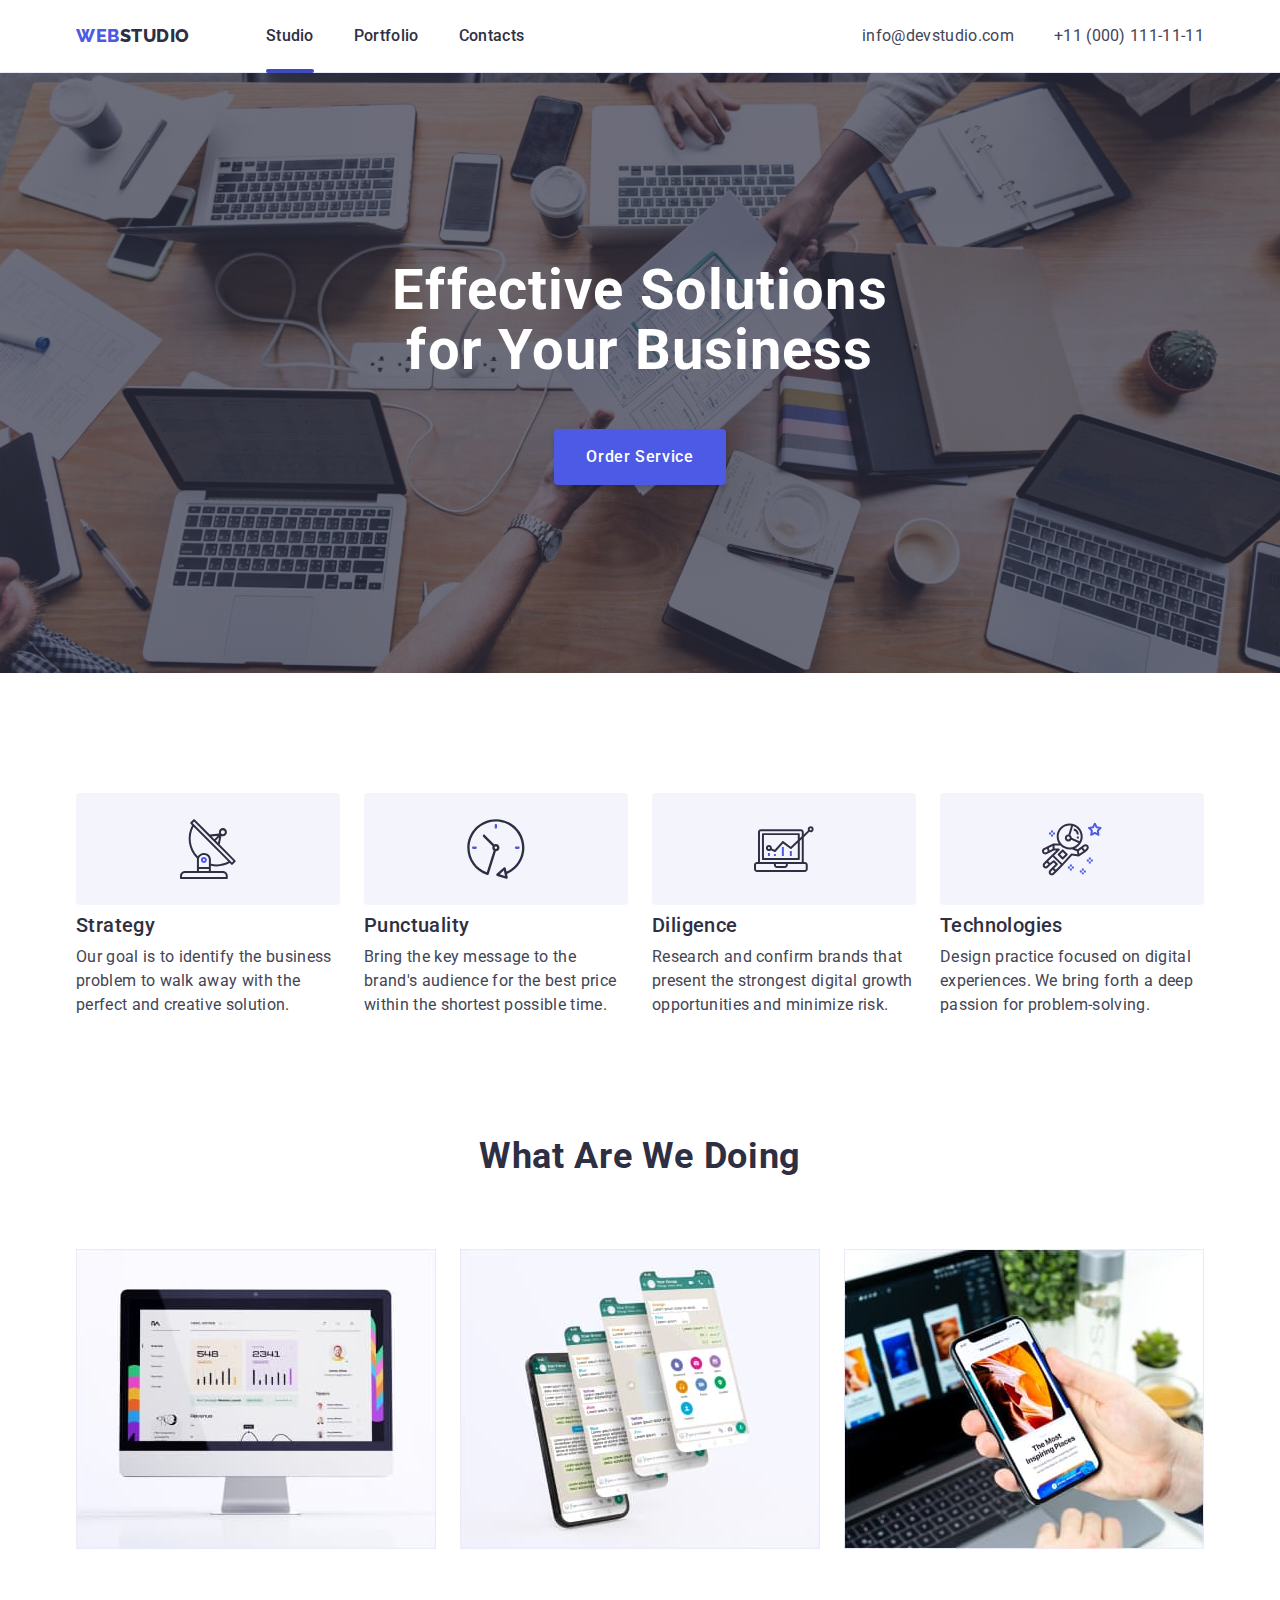
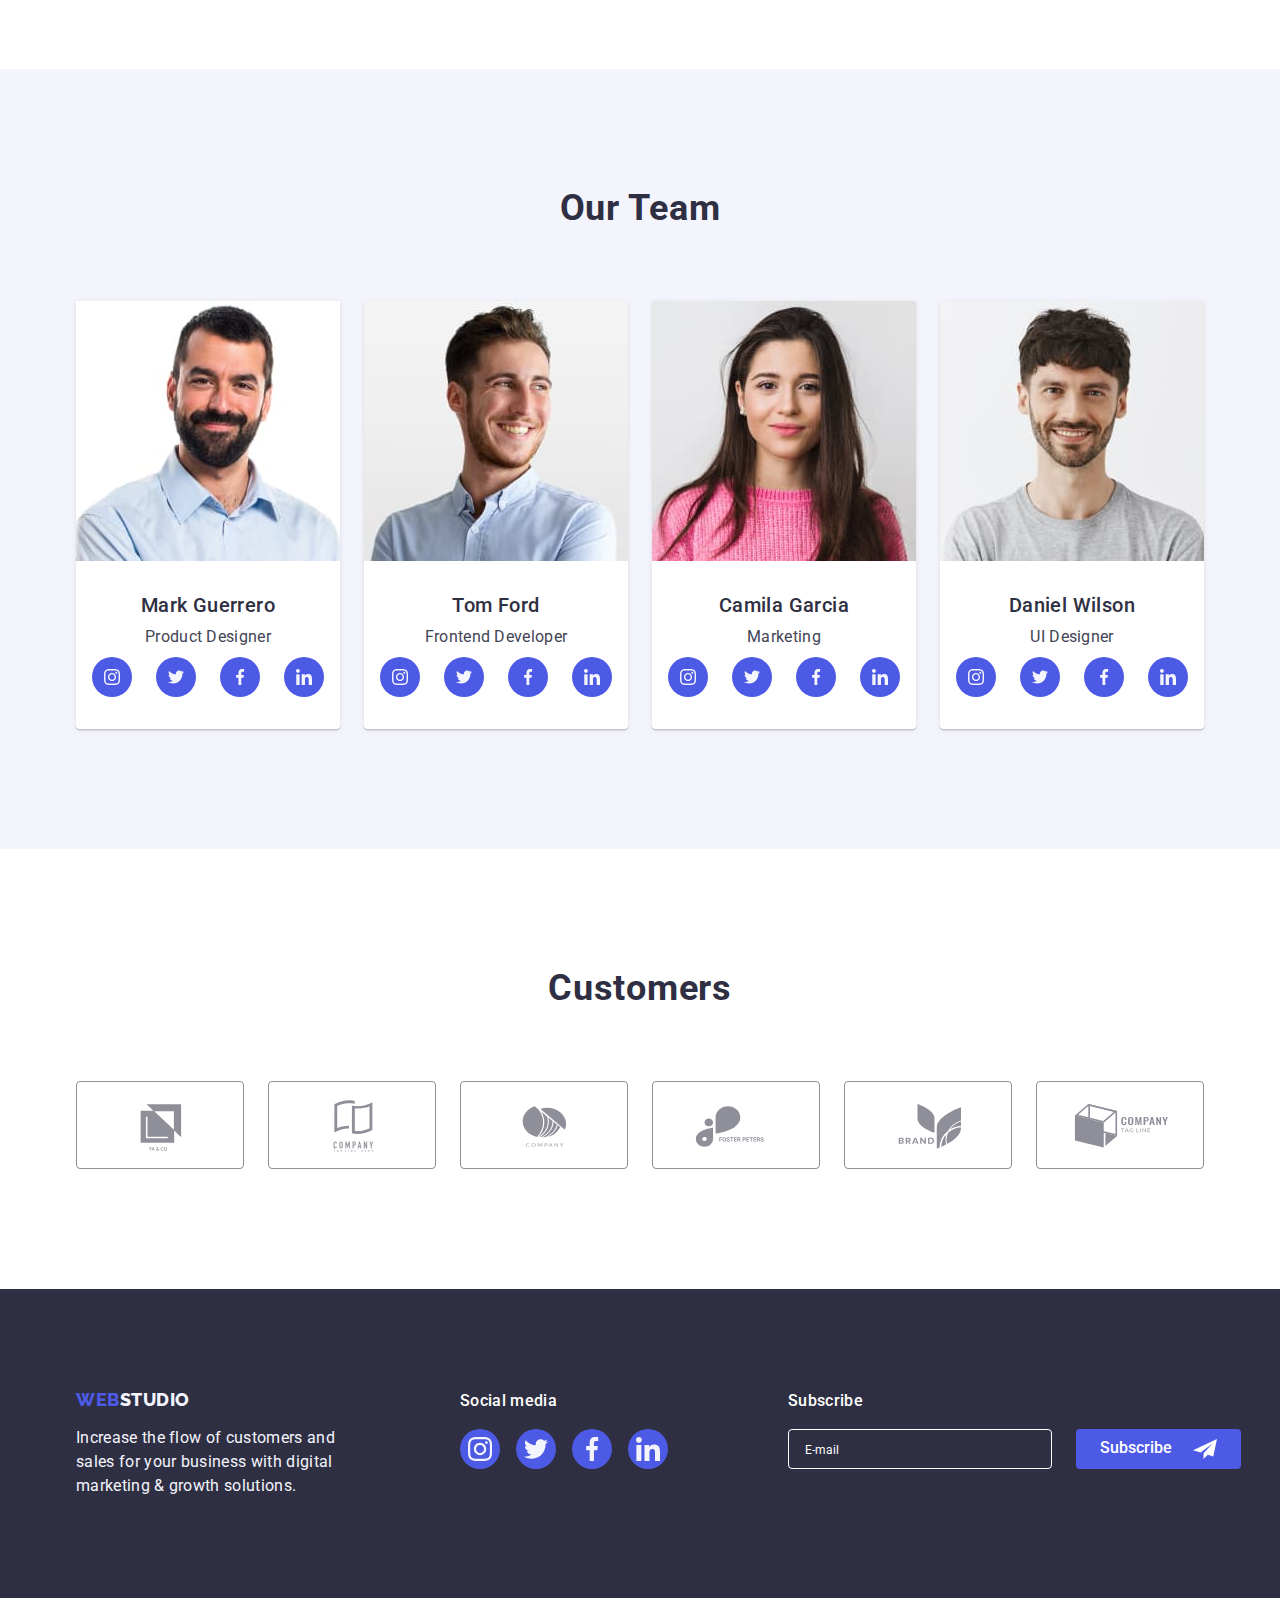
<file: index.html>
<!DOCTYPE html>
<html lang="en">
  <head>
    <meta charset="UTF-8" />
    <meta http-equiv="X-UA-Compatible" content="IE=edge" />
    <meta name="viewport" content="width=device-width, initial-scale=1.0" />
    <title>Studio</title>
    <link rel="preconnect" href="https://fonts.googleapis.com" />
    <link rel="preconnect" href="https://fonts.gstatic.com" crossorigin />
    <link
      href="https://fonts.googleapis.com/css2?family=Raleway:wght@800&family=Roboto:wght@400;500;700;900&display=swap"
      rel="stylesheet"
    />
    <link
      rel="stylesheet"
      href="https://cdnjs.cloudflare.com/ajax/libs/modern-normalize/1.1.0/modern-normalize.min.css"
    />
    <link rel="stylesheet" href="./css/styles.css" />
  </head>
  <body>
    <!-- Header -->
    <header class="main-header">
      <div class="container header">
        <nav class="nav-menu">
          <a class="logo link" href="./index.html"
            >Web<span class="logo-studio-black">Studio</span></a
          >
          <ul class="main-nav list">
            <li class="main-nav item current-page studio">
              <a class="main-nav link current-page studio" href="./index.html"
                >Studio</a
              >
            </li>
            <li class="main-nav item">
              <a class="main-nav link choose-link" href="./portfolio.html"
                >Portfolio</a
              >
            </li>
            <li class="main-nav item">
              <a class="main-nav link choose-link" href="">Contacts</a>
            </li>
          </ul>
        </nav>
        <address class="address">
          <ul class="contact-nav list">
            <li class="contact-nav item">
              <a class="contact-nav link" href="mailto:info@devstudio.com"
                >info@devstudio.com</a
              >
            </li>
            <li class="contact-nav item">
              <a class="contact-nav link" href="tel:+110001111111"
                >+11 (000) 111-11-11</a
              >
            </li>
          </ul>
        </address>
      </div>
    </header>
    <!-- Main -->
    <main>
      <!-- HERO -->
      <!-- hero section -->
      <section class="hero-section">
        <div class="container hero">
          <h1 class="main-title">Effective Solutions for Your Business</h1>
          <button
            class="button-order"
            type="button"
            value="Order Service"
            data-modal-open
          >
            Order Service
          </button>
        </div>
      </section>
      <!-- Advantages -->
      <!-- first section -->
      <section class="second-section">
        <div class="container advantages">
          <h2 class="hidden-text">Advantages</h2>
          <ul class="advantages list">
            <li class="advantages item">
              <div class="icon-container">
                <svg width="64" height="64">
                  <use href="./images/icon.svg#icon-antenna"></use>
                </svg>
              </div>
              <h3 class="second-subtitle">Strategy</h3>
              <p class="description">
                Our goal is to identify the business problem to walk away with
                the perfect and creative solution.
              </p>
            </li>
            <li class="advantages item">
              <div class="icon-container">
                <svg width="64" height="64">
                  <use href="./images/icon.svg#icon-clock"></use>
                </svg>
              </div>
              <h3 class="second-subtitle">Punctuality</h3>
              <p class="description">
                Bring the key message to the brand's audience for the best price
                within the shortest possible time.
              </p>
            </li>
            <li class="advantages item">
              <div class="icon-container">
                <svg width="64" height="64">
                  <use href="./images/icon.svg#icon-diagram"></use>
                </svg>
              </div>
              <h3 class="second-subtitle">Diligence</h3>
              <p class="description">
                Research and confirm brands that present the strongest digital
                growth opportunities and minimize risk.
              </p>
            </li>
            <li class="advantages item">
              <div class="icon-container">
                <svg width="64" height="64">
                  <use href="./images/icon.svg#icon-astronaut"></use>
                </svg>
              </div>
              <h3 class="second-subtitle">Technologies</h3>
              <p class="description">
                Design practice focused on digital experiences. We bring forth a
                deep passion for problem-solving.
              </p>
            </li>
          </ul>
        </div>
      </section>
      <!-- What are we doing -->
      <!-- second section -->
      <section class="third-section">
        <div class="container work">
          <h2 class="subtitle">What are we doing</h2>
          <ul class="work list">
            <li class="work item">
              <img
                class="work-photo img"
                src="./images/comp.jpg"
                alt="computer version of program"
                width="360"
                height="300"
              />
            </li>
            <li class="work item">
              <img
                class="work-photo img"
                src="./images/phone.jpg"
                alt="smartphone version of program"
                width="360"
                height="300"
              />
            </li>
            <li class="work item">
              <img
                class="work-photo img"
                src="./images/user.jpg"
                alt="using programs"
                width="360"
                height="300"
              />
            </li>
          </ul>
        </div>
      </section>
      <!-- Our Team -->
      <!-- third section -->
      <section class="fourth-section">
        <div class="container team">
          <h2 class="subtitle">Our team</h2>
          <ul class="team list">
            <li class="team item">
              <img
                class="team-photo img"
                src="./images/mark.jpg"
                alt="Mark Guerrero"
                width="264"
                height="260"
              />
              <div class="employee">
                <h3 class="second-subtitle team">Mark Guerrero</h3>
                <p class="description team">Product Designer</p>
                <ul class="social-links list">
                  <li class="social-item">
                    <a href="" class="social link">
                      <svg class="social icon" width="16" height="16">
                        <use href="./images/icon.svg#icon-instagram"></use>
                      </svg>
                    </a>
                  </li>
                  <li class="social-item">
                    <a href="" class="social link">
                      <svg class="social icon" width="16" height="16">
                        <use href="./images/icon.svg#icon-twitter"></use>
                      </svg>
                    </a>
                  </li>
                  <li class="social-item">
                    <a href="" class="social link">
                      <svg class="social icon" width="16" height="16">
                        <use href="./images/icon.svg#icon-facebook"></use>
                      </svg>
                    </a>
                  </li>
                  <li class="social-item">
                    <a href="" class="social link">
                      <svg class="social icon" width="16" height="16">
                        <use href="./images/icon.svg#icon-linkedin"></use>
                      </svg>
                    </a>
                  </li>
                </ul>
              </div>
            </li>
            <li class="team item">
              <img
                class="team-photo img"
                src="./images/tom.jpg"
                alt="Tom Ford"
                width="264"
                height="260"
              />
              <div class="employee">
                <h3 class="second-subtitle team">Tom Ford</h3>
                <p class="description team">Frontend Developer</p>
                <ul class="social-links list">
                  <li class="social-item">
                    <a href="" class="social link">
                      <svg class="social icon" width="16" height="16">
                        <use href="./images/icon.svg#icon-instagram"></use>
                      </svg>
                    </a>
                  </li>
                  <li class="social-item">
                    <a href="" class="social link">
                      <svg class="social icon" width="16" height="16">
                        <use href="./images/icon.svg#icon-twitter"></use>
                      </svg>
                    </a>
                  </li>
                  <li class="social-item">
                    <a href="" class="social link">
                      <svg class="social icon" width="16" height="16">
                        <use href="./images/icon.svg#icon-facebook"></use>
                      </svg>
                    </a>
                  </li>
                  <li class="social-item">
                    <a href="" class="social link">
                      <svg class="social icon" width="16" height="16">
                        <use href="./images/icon.svg#icon-linkedin"></use>
                      </svg>
                    </a>
                  </li>
                </ul>
              </div>
            </li>
            <li class="team item">
              <img
                class="team-photo img"
                src="./images/camila.jpg"
                alt="Camila Garcia"
                width="264"
                height="260"
              />
              <div class="employee">
                <h3 class="second-subtitle team">Camila Garcia</h3>
                <p class="description team">Marketing</p>
                <ul class="social-links list">
                  <li class="social-item">
                    <a href="" class="social link">
                      <svg class="social icon" width="16" height="16">
                        <use href="./images/icon.svg#icon-instagram"></use>
                      </svg>
                    </a>
                  </li>
                  <li class="social-item">
                    <a href="" class="social link">
                      <svg class="social icon" width="16" height="16">
                        <use href="./images/icon.svg#icon-twitter"></use>
                      </svg>
                    </a>
                  </li>
                  <li class="social-item">
                    <a href="" class="social link">
                      <svg class="social icon" width="16" height="16">
                        <use href="./images/icon.svg#icon-facebook"></use>
                      </svg>
                    </a>
                  </li>
                  <li class="social-item">
                    <a href="" class="social link">
                      <svg class="social icon" width="16" height="16">
                        <use href="./images/icon.svg#icon-linkedin"></use>
                      </svg>
                    </a>
                  </li>
                </ul>
              </div>
            </li>
            <li class="team item">
              <img
                class="team-photo img"
                src="./images/daniel.jpg"
                alt="Daniel Wilson"
                width="264"
                height="260"
              />
              <div class="employee">
                <h3 class="second-subtitle team">Daniel Wilson</h3>
                <p class="description team">UI Designer</p>
                <ul class="social-links list">
                  <li class="social-item">
                    <a href="" class="social link">
                      <svg class="social icon" width="16" height="16">
                        <use href="./images/icon.svg#icon-instagram"></use>
                      </svg>
                    </a>
                  </li>
                  <li class="social-item">
                    <a href="" class="social link">
                      <svg class="social icon" width="16" height="16">
                        <use href="./images/icon.svg#icon-twitter"></use>
                      </svg>
                    </a>
                  </li>
                  <li class="social-item">
                    <a href="" class="social link">
                      <svg class="social icon" width="16" height="16">
                        <use href="./images/icon.svg#icon-facebook"></use>
                      </svg>
                    </a>
                  </li>
                  <li class="social-item">
                    <a href="" class="social link">
                      <svg class="social icon" width="16" height="16">
                        <use href="./images/icon.svg#icon-linkedin"></use>
                      </svg>
                    </a>
                  </li>
                </ul>
              </div>
            </li>
          </ul>
        </div>
      </section>
      <!-- Customers -->
      <!-- fourth section -->
      <section class="customer-section">
        <div class="customer container">
          <h2 class="customer subtitle">Customers</h2>
          <ul class="customer list">
            <li class="customer-item">
              <a href="" class="customer link">
                <svg class="customer icon" width="104" height="56">
                  <use
                    class="logo-icon"
                    href="./images/icon.svg#icon-logo-one"
                  ></use>
                </svg>
              </a>
            </li>
            <li class="customer-item">
              <a href="" class="customer link">
                <svg class="customer icon" width="104" height="56">
                  <use href="./images/icon.svg#icon-logo-two"></use>
                </svg>
              </a>
            </li>
            <li class="customer-item">
              <a href="" class="customer link">
                <svg class="customer icon" width="104" height="56">
                  <use href="./images/icon.svg#icon-logo-three"></use>
                </svg>
              </a>
            </li>
            <li class="customer-item">
              <a href="" class="customer link">
                <svg class="customer icon" width="104" height="56">
                  <use href="./images/icon.svg#icon-logo-four"></use>
                </svg>
              </a>
            </li>
            <li class="customer-item">
              <a href="" class="customer link">
                <svg class="customer icon" width="104" height="56">
                  <use href="./images/icon.svg#icon-logo-five"></use>
                </svg>
              </a>
            </li>
            <li class="customer-item">
              <a href="" class="customer link">
                <svg class="customer icon" width="104" height="56">
                  <use href="./images/icon.svg#icon-logo-six"></use>
                </svg>
              </a>
            </li>
          </ul>
        </div>
      </section>
    </main>
    <!-- Footer -->
    <footer class="footer-section">
      <div class="container footer">
        <div class="footer-logo-text">
          <a class="logo link footer" href="./index.html"
            >Web<span class="logo-studio-white">Studio</span></a
          >
          <p class="footer-text">
            Increase the flow of customers and sales for your business with
            digital marketing & growth solutions.
          </p>
        </div>
        <div class="footer-social-links">
          <p class="footer-social-text">Social media</p>
          <ul class="footer-social list">
            <li class="footer-social-item">
              <a href="" class="footer-social link">
                <svg class="footer-social icon" width="24" height="24">
                  <use href="./images/icon.svg#icon-instagram"></use>
                </svg>
              </a>
            </li>
            <li class="footer-social-item">
              <a href="" class="footer-social link">
                <svg class="footer-social icon" width="24" height="24">
                  <use href="./images/icon.svg#icon-twitter"></use>
                </svg>
              </a>
            </li>
            <li class="footer-social-item">
              <a href="" class="footer-social link">
                <svg class="footer-social icon" width="24" height="24">
                  <use href="./images/icon.svg#icon-facebook"></use>
                </svg>
              </a>
            </li>
            <li class="footer-social-item">
              <a href="" class="footer-social link">
                <svg class="footer-social icon" width="24" height="24">
                  <use href="./images/icon.svg#icon-linkedin"></use>
                </svg>
              </a>
            </li>
          </ul>
        </div>
        <div class="subscribe">
          <form>
            <p class="footer-social-text">Subscribe</p>
            <div class="subscribe-container">
              <label class="subscribe-text">
                <input
                  class="input"
                  type="email"
                  name="email"
                  placeholder="E-mail"
              /></label>
              <button class="subscribe-btn footer-social-text" type="submit">
                Subscribe
                <svg class="icon-subscribe" width="24" height="24">
                  <use href="./images/icon.svg#icon-subscribe"></use>
                </svg>
              </button>
            </div>
          </form>
        </div>
      </div>
    </footer>
    <div class="backdrop is-hidden" data-modal>
      <div class="modal">
        <button class="close-icon-button" type="button" data-modal-close>
          <svg width="8" height="8">
            <use href="./images/icon.svg#icon-close-black"></use>
          </svg>
        </button>
        <strong class="modal-title"
          >Leave your contacts and we will call you back</strong
        >
        <form class="modal-form">
          <!-- Name -->
          <label class="form-label"
            >Name
            <span class="input-container">
              <input class="form-input" type="text" />
              <svg class="modal-icon" width="18" height="18">
                <use href="./images/icon.svg#icon-person"></use></svg></span
          ></label>
          <!-- Phone -->
          <label class="form-label"
            >Phone
            <span class="input-container">
              <input class="form-input" type="tel" />
              <svg class="modal-icon" width="18" height="24">
                <use href="./images/icon.svg#icon-phone"></use></svg></span
          ></label>
          <!-- Email -->
          <label class="form-label"
            >Email
            <span class="input-container">
              <input class="form-input" type="email" />
              <svg class="modal-icon" width="18" height="24">
                <use href="./images/icon.svg#icon-email"></use></svg></span
          ></label>
          <!-- Comment -->
          <label class="form-label-comment"
            >Comment<textarea
              class="form-textarea-comment"
              name="comment"
              placeholder="Text input"
            ></textarea>
          </label>
          <!-- Checkbox + span -->
          <label class="checkbox-label" for="checkbox"
            ><input class="checkbox-input" type="checkbox" id="checkbox" />
            <span class="checkbox-icon-span"></span>
            I accept the terms and conditions of the&nbsp;
            <a href="">Privacy Policy</a>
          </label>
          <!-- Button -->
          <button class="modal-btn" type="submit">Send</button>
        </form>
      </div>
    </div>
    <script src="./js/modal.js"></script>
  </body>
</html>
</file>
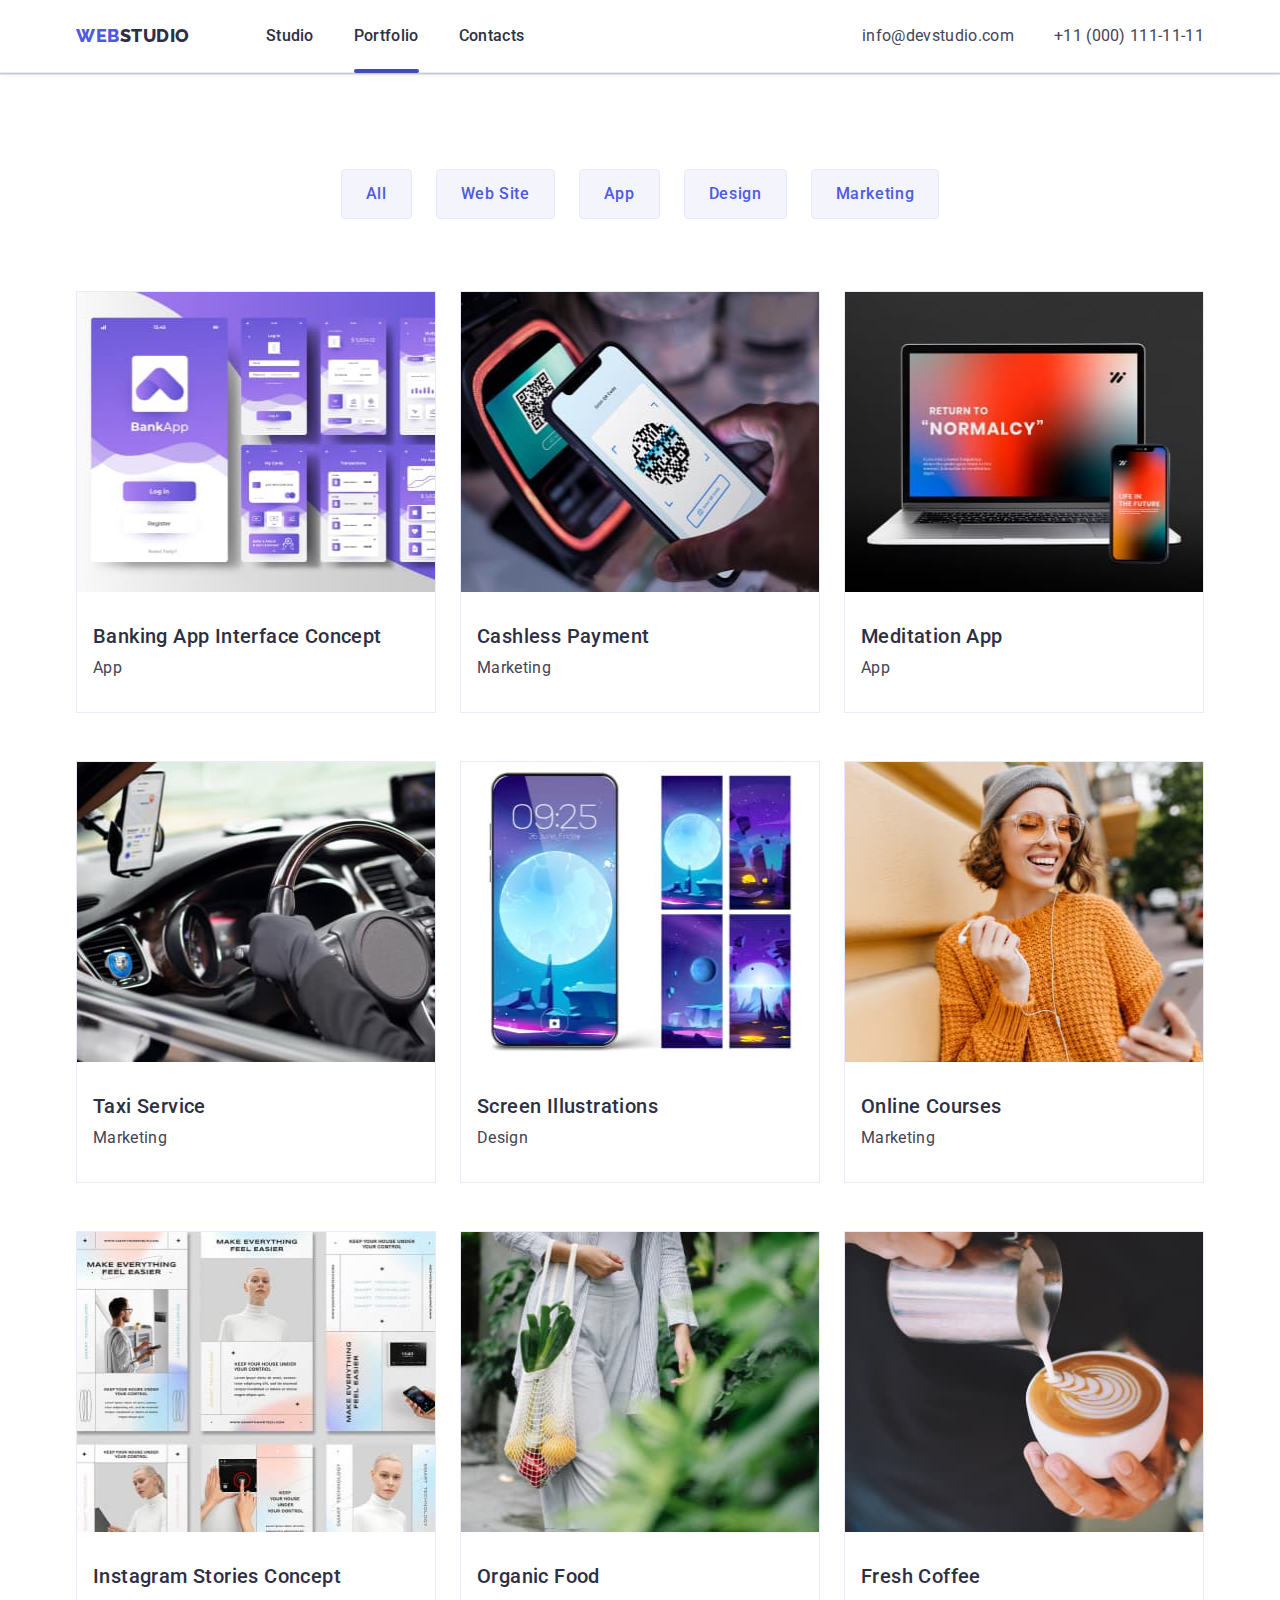
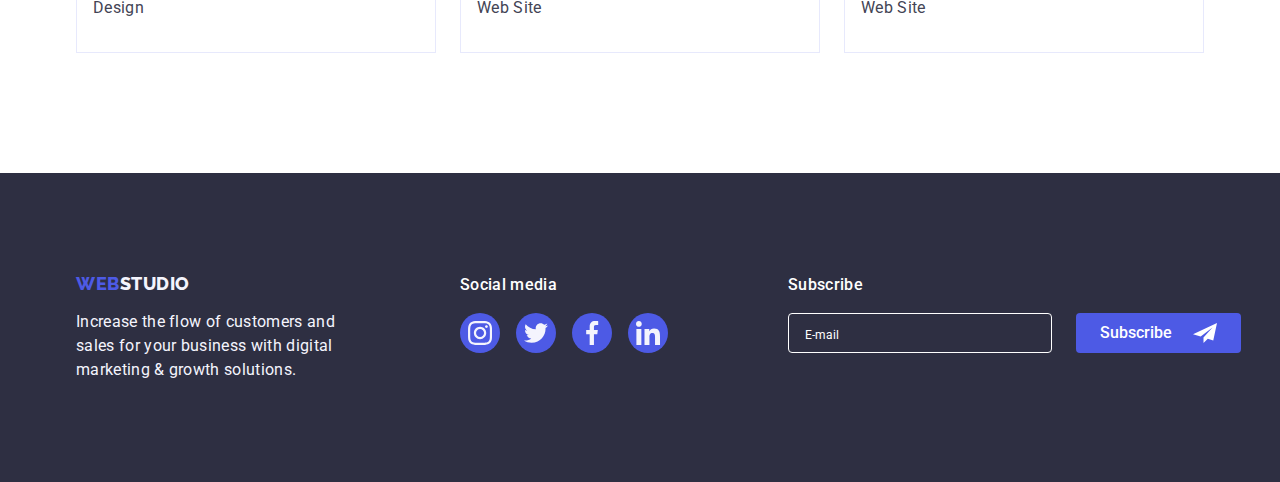
<file: portfolio.html>
<!DOCTYPE html>
<html lang="en">
  <head>
    <meta charset="UTF-8" />
    <meta http-equiv="X-UA-Compatible" content="IE=edge" />
    <meta name="viewport" content="width=device-width, initial-scale=1.0" />
    <title>Portfolio</title>
    <link rel="preconnect" href="https://fonts.googleapis.com" />
    <link rel="preconnect" href="https://fonts.gstatic.com" crossorigin />
    <link
      href="https://fonts.googleapis.com/css2?family=Raleway:wght@800&family=Roboto:wght@400;500;700;900&display=swap"
      rel="stylesheet"
    />
    <link
      rel="stylesheet"
      href="https://cdnjs.cloudflare.com/ajax/libs/modern-normalize/1.1.0/modern-normalize.min.css"
    />
    <link rel="stylesheet" href="./css/styles.css" />
  </head>
  <body>
    <!-- Header -->
    <header class="main-header">
      <div class="container header">
        <nav class="nav-menu">
          <a class="logo link" href="./index.html"
            >Web<span class="logo-studio-black">Studio</span></a
          >
          <ul class="main-nav list">
            <li class="main-nav item">
              <a class="main-nav link choose-link" href="./index.html"
                >Studio</a
              >
            </li>
            <li class="main-nav item current-page portfolio">
              <a
                class="main-nav link current-page portfolio"
                href="./portfolio.html"
                >Portfolio</a
              >
            </li>
            <li class="main-nav item">
              <a class="main-nav link choose-link" href="">Contacts</a>
            </li>
          </ul>
        </nav>
        <address class="address">
          <ul class="contact-nav list">
            <li class="contact-nav item">
              <a class="contact-nav link" href="mailto:info@devstudio.com"
                >info@devstudio.com</a
              >
            </li>
            <li class="contact-nav item">
              <a class="contact-nav link" href="tel:+110001111111"
                >+11 (000) 111-11-11</a
              >
            </li>
          </ul>
        </address>
      </div>
    </header>
    <!-- Main -->
    <main>
      <section class="portfolio-page">
        <div class="portfolio-div container">
          <h1 class="hidden-text">Portfolio of WebStudio</h1>
          <ul class="portfolio-filter list">
            <li class="btn-filter-item">
              <button type="button" class="button-filter">All</button>
            </li>
            <li class="btn-filter-item">
              <button type="button" class="button-filter">Web Site</button>
            </li>
            <li class="btn-filter-item">
              <button type="button" class="button-filter">App</button>
            </li>
            <li class="btn-filter-item">
              <button type="button" class="button-filter">Design</button>
            </li>
            <li class="btn-filter-item">
              <button type="button" class="button-filter">Marketing</button>
            </li>
          </ul>
          <!-- Portfolio section -->
          <ul class="portfolio list">
            <!-- 1 item -->
            <li class="list-item">
              <a class="img link" href="">
                <div class="portfolio-card-img-wrapper">
                  <img
                    class="portfolio-photo img"
                    src="./images/portfolio/img-bank.jpg"
                    alt="Concept interface of banking app"
                    width="360"
                    height="300"
                  />
                  <div class="container-overlay-text-card">
                    <p class="portfolio-overlay-text">
                      14 Stylish and User-Friendly App Design Concepts · Task
                      Manager App · Calorie Tracker App · Exotic Fruit Ecommerce
                      App · Cloud Storage App
                    </p>
                  </div>
                </div>
                <div class="portfolio-container">
                  <h2 class="second-subtitle-img portfolio">
                    Banking App Interface Concept
                  </h2>
                  <p class="description-img portfolio">App</p>
                </div></a
              >
            </li>
            <!-- 2 item -->
            <li class="list-item">
              <a class="img link" href="">
                <div class="portfolio-card-img-wrapper">
                  <img
                    class="portfolio-photo img"
                    src="./images/portfolio/img-pay.jpg"
                    alt="Payment by phone NFC"
                    width="360"
                    height="300"
                  />
                  <div class="container-overlay-text-card">
                    <p class="portfolio-overlay-text">
                      14 Stylish and User-Friendly App Design Concepts · Task
                      Manager App · Calorie Tracker App · Exotic Fruit Ecommerce
                      App · Cloud Storage App
                    </p>
                  </div>
                </div>
                <div class="portfolio-container">
                  <h2 class="second-subtitle-img portfolio">
                    Cashless Payment
                  </h2>
                  <p class="description-img portfolio">Marketing</p>
                </div></a
              >
            </li>
            <!-- 3 item -->
            <li class="list-item">
              <a class="img link" href="">
                <div class="portfolio-card-img-wrapper">
                  <img
                    class="portfolio-photo img"
                    src="./images/portfolio/img-medit.jpg"
                    alt="Laptop and phone with meditation app"
                    width="360"
                    height="300"
                  />
                  <div class="container-overlay-text-card">
                    <p class="portfolio-overlay-text">
                      14 Stylish and User-Friendly App Design Concepts · Task
                      Manager App · Calorie Tracker App · Exotic Fruit Ecommerce
                      App · Cloud Storage App
                    </p>
                  </div>
                </div>
                <div class="portfolio-container">
                  <h2 class="second-subtitle-img portfolio">Meditation App</h2>
                  <p class="description-img portfolio">App</p>
                </div></a
              >
            </li>
            <!-- 4 item -->
            <li class="list-item">
              <a class="img link" href="">
                <div class="portfolio-card-img-wrapper">
                  <img
                    class="portfolio-photo img"
                    src="./images/portfolio/img-taxi.jpg"
                    alt="Driver in car"
                    width="360"
                    height="300"
                  />
                  <div class="container-overlay-text-card">
                    <p class="portfolio-overlay-text">
                      14 Stylish and User-Friendly App Design Concepts · Task
                      Manager App · Calorie Tracker App · Exotic Fruit Ecommerce
                      App · Cloud Storage App
                    </p>
                  </div>
                </div>
                <div class="portfolio-container">
                  <h2 class="second-subtitle-img portfolio">Taxi Service</h2>
                  <p class="description-img portfolio">Marketing</p>
                </div></a
              >
            </li>
            <!-- 5 item -->
            <li class="list-item">
              <a class="img link" href="">
                <div class="portfolio-card-img-wrapper">
                  <img
                    class="portfolio-photo img"
                    src="./images/portfolio/img-scrn-illustr.jpg"
                    alt="Screen illustrations in phone"
                    width="360"
                    height="300"
                  />
                  <div class="container-overlay-text-card">
                    <p class="portfolio-overlay-text">
                      14 Stylish and User-Friendly App Design Concepts · Task
                      Manager App · Calorie Tracker App · Exotic Fruit Ecommerce
                      App · Cloud Storage App
                    </p>
                  </div>
                </div>
                <div class="portfolio-container">
                  <h2 class="second-subtitle-img portfolio">
                    Screen Illustrations
                  </h2>
                  <p class="description-img portfolio">Design</p>
                </div></a
              >
            </li>
            <!-- 6 item -->
            <li class="list-item">
              <a class="img link" href="">
                <div class="portfolio-card-img-wrapper">
                  <img
                    class="portfolio-photo img"
                    src="./images/portfolio/img-courses.jpg"
                    alt="Girl with headphones and phone"
                    width="360"
                    height="300"
                  />
                  <div class="container-overlay-text-card">
                    <p class="portfolio-overlay-text">
                      14 Stylish and User-Friendly App Design Concepts · Task
                      Manager App · Calorie Tracker App · Exotic Fruit Ecommerce
                      App · Cloud Storage App
                    </p>
                  </div>
                </div>
                <div class="portfolio-container">
                  <h2 class="second-subtitle-img portfolio">Online Courses</h2>
                  <p class="description-img portfolio">Marketing</p>
                </div></a
              >
            </li>
            <!-- 7 item -->
            <li class="list-item">
              <a class="img link" href="">
                <div class="portfolio-card-img-wrapper">
                  <img
                    class="portfolio-photo img"
                    src="./images/portfolio/img-inst.jpg"
                    alt="Instagram stories about smart house system"
                    width="360"
                    height="300"
                  />
                  <div class="container-overlay-text-card">
                    <p class="portfolio-overlay-text">
                      14 Stylish and User-Friendly App Design Concepts · Task
                      Manager App · Calorie Tracker App · Exotic Fruit Ecommerce
                      App · Cloud Storage App
                    </p>
                  </div>
                </div>
                <div class="portfolio-container">
                  <h2 class="second-subtitle-img portfolio">
                    Instagram Stories Concept
                  </h2>
                  <p class="description-img portfolio">Design</p>
                </div></a
              >
            </li>
            <!-- 8 item -->
            <li class="list-item">
              <a class="img link" href="">
                <div class="portfolio-card-img-wrapper">
                  <img
                    class="portfolio-photo img"
                    src="./images/portfolio/img-food.jpg"
                    alt="Woman with bag of fruits and vegetables"
                    width="360"
                    height="300"
                  />
                  <div class="container-overlay-text-card">
                    <p class="portfolio-overlay-text">
                      14 Stylish and User-Friendly App Design Concepts · Task
                      Manager App · Calorie Tracker App · Exotic Fruit Ecommerce
                      App · Cloud Storage App
                    </p>
                  </div>
                </div>
                <div class="portfolio-container">
                  <h2 class="second-subtitle-img portfolio">Organic Food</h2>
                  <p class="description-img portfolio">Web Site</p>
                </div></a
              >
            </li>
            <!-- 9 item -->
            <li class="list-item">
              <a class="img link" href="">
                <div class="portfolio-card-img-wrapper">
                  <img
                    class="portfolio-photo img"
                    src="./images/portfolio/img-coffee.jpg"
                    alt="The bartender pours coffee into a cup"
                    width="360"
                    height="300"
                  />
                  <div class="container-overlay-text-card">
                    <p class="portfolio-overlay-text">
                      14 Stylish and User-Friendly App Design Concepts · Task
                      Manager App · Calorie Tracker App · Exotic Fruit Ecommerce
                      App · Cloud Storage App
                    </p>
                  </div>
                </div>
                <div class="portfolio-container">
                  <h2 class="second-subtitle-img portfolio">Fresh Coffee</h2>
                  <p class="description-img portfolio">Web Site</p>
                </div></a
              >
            </li>
          </ul>
        </div>
      </section>
    </main>
    <!-- Footer -->
    <footer class="footer-section">
      <div class="container footer">
        <div class="footer-logo-text">
          <a class="logo link footer" href="./index.html"
            >Web<span class="logo-studio-white">Studio</span></a
          >
          <p class="footer-text">
            Increase the flow of customers and sales for your business with
            digital marketing & growth solutions.
          </p>
        </div>
        <div class="footer-social-links">
          <p class="footer-social-text">Social media</p>
          <ul class="footer-social list">
            <li class="footer-social-item">
              <a href="" class="footer-social link">
                <svg class="footer-social icon" width="24" height="24">
                  <use href="./images/icon.svg#icon-instagram"></use>
                </svg>
              </a>
            </li>
            <li class="footer-social-item">
              <a href="" class="footer-social link">
                <svg class="footer-social icon" width="24" height="24">
                  <use href="./images/icon.svg#icon-twitter"></use>
                </svg>
              </a>
            </li>
            <li class="footer-social-item">
              <a href="" class="footer-social link">
                <svg class="footer-social icon" width="24" height="24">
                  <use href="./images/icon.svg#icon-facebook"></use>
                </svg>
              </a>
            </li>
            <li class="footer-social-item">
              <a href="" class="footer-social link">
                <svg class="footer-social icon" width="24" height="24">
                  <use href="./images/icon.svg#icon-linkedin"></use>
                </svg>
              </a>
            </li>
          </ul>
        </div>
        <div class="subscribe">
          <form>
            <p class="footer-social-text">Subscribe</p>
            <div class="subscribe-container">
              <label class="subscribe-text">
                <input
                  class="input"
                  type="email"
                  name="email"
                  placeholder="E-mail"
              /></label>
              <button class="subscribe-btn footer-social-text" type="submit">
                Subscribe
                <svg class="icon-subscribe" width="24" height="24">
                  <use href="./images/icon.svg#icon-subscribe"></use>
                </svg>
              </button>
            </div>
          </form>
        </div>
      </div>
    </footer>
  </body>
</html>
</file>
<file: css/styles.css>
:root {
  --primary-brand: #4d5ae5;
  --pressed-state: #404bbf;
  --dark: #2e2f42;
  --success: #31d0aa;
  --text: #434455;
  --white-text: #ffffff;
  --subtle-text: #8e8f99;
  --accent: #e7e9fc;
  --light: #f4f4fd;
  --modal-overlay: rgba(46, 47, 66, 0.4);
  --hero-background: rgba(46, 47, 66, 0.7);
  --white-background: #ffffff;
  --modal-background: #fcfcfc;
  --customers-icon: #8e8f99;
}

body {
  font-family: 'Roboto', sans-serif;
  font-size: 16px;
  line-height: 1.5;
  letter-spacing: 0.02em;
  color: var(--text);
  background-color: var(--white-background);
}

.container {
  width: 1158px;
  padding-left: 15px;
  padding-right: 15px;
  margin: 0 auto;
}

h1,
h2,
h3,
h4,
p,
ul {
  margin: 0;
}

.img {
  display: block;
  width: 100%;
}

/* Header */

.main-header {
  border-bottom: 1px solid var(--accent);
  box-shadow: 0px 2px 1px rgba(46, 47, 66, 0.08),
    0px 1px 1px rgba(46, 47, 66, 0.16), 0px 1px 6px rgba(46, 47, 66, 0.08);
}

.container.header {
  display: flex;
  align-items: center;
  height: 72px;
}

.main-nav.item.current-page {
  position: relative;
}

.main-nav.link.choose-link {
  position: relative;
}

.main-nav.link.current-page::after {
  display: inline-block;
  position: absolute;
  content: '';
  height: 4px;
  width: 100%;
  left: 0px;
  bottom: -1px;
  background-color: var(--pressed-state);
  border-radius: 2px;
}

.main-nav.link.choose-link::after {
  display: inline-block;
  position: absolute;
  content: '';
  height: 4px;
  width: 100%;
  left: 0px;
  bottom: -1px;
  background-color: var(--pressed-state);
  border-radius: 2px;
  transform: scaleX(0);
  transition-property: transform;
  transition-duration: 250ms;
  transition-timing-function: cubic-bezier(0.4, 0, 0.2, 1);
}

.main-nav.link.choose-link:hover::after,
.main-nav.link.choose-link:focus::after {
  transform: scaleX(1);
}

/* logo */

.link {
  font-family: 'Raleway', sans-serif;
  font-weight: 800;
  text-transform: uppercase;
  text-decoration: none;
  color: var(--primary-brand);
  font-size: 18px;
  line-height: 1.17;
  letter-spacing: 0.03em;
}

.logo-studio-black {
  color: var(--dark);
}

.logo.link {
  margin-right: 76px;
}

/* links for main-nav-link (studio, portfolio, contacts) */

.nav-menu {
  display: flex;
  align-items: center;
}

.main-nav {
  color: var(--dark);
  text-decoration: none;
  text-transform: capitalize;
  font-family: 'Roboto';
  font-style: normal;
  font-weight: 500;
  font-size: 16px;
  line-height: 1.5;
  letter-spacing: 0.02em;
}

.main-nav.link {
  display: block;
  padding-top: 24px;
  padding-bottom: 24px;
  transition-property: color;
  transition-duration: 250ms;
  transition-timing-function: cubic-bezier(0.4, 0, 0.2, 1);
}

.main-nav.link:active,
.main-nav.link:hover,
.main-nav.link:focus {
  color: var(--pressed-state);
}

.list {
  display: flex;
  list-style: none;
  margin: 0;
  padding: 0;
}

.main-nav.list {
  gap: 40px;
}

.contact-nav.list {
  display: flex;
  gap: 40px;
}

/* links for tel, email */
.address {
  font-style: normal;
  margin-left: auto;
}

.contact-nav {
  text-decoration: none;
  color: inherit;
  text-transform: lowercase;
  font-family: 'Roboto';
  font-style: normal;
  font-weight: 400;
  font-size: 16px;
  line-height: 1.5;
  letter-spacing: 0.02em;
  transition-property: color;
  transition-duration: 250ms;
  transition-timing-function: cubic-bezier(0.4, 0, 0.2, 1);
}

.contact-nav.link:hover,
.contact-nav.link:focus {
  color: var(--pressed-state);
}

/* Main */
.hero-section {
  background-color: var(--dark);
  background-image: linear-gradient(
      var(--hero-background),
      var(--hero-background)
    ),
    url(../images/hero.jpg);
  background-size: cover;
  background-position: center;
  background-repeat: no-repeat;
  max-width: 1440px;
  height: 600px;
  margin-left: auto;
  margin-right: auto;
  padding-top: 188px;
  padding-bottom: 188px;
  text-align: center;
}

.main-title {
  margin: 0 auto 48px;
  color: var(--white-text);
  font-size: 56px;
  line-height: 1.07;
  letter-spacing: 0.02em;
  text-align: center;
  max-width: 496px;
}

/* Advantages */

.advantages-logo.list {
  gap: 24px;
}

.hidden-text {
  visibility: hidden;
  display: none;
}

.second-section {
  padding: 120px 0;
}

.subtitle {
  color: var(--dark);
  margin-top: 0;
  margin-bottom: 72px;
  font-size: 36px;
  line-height: 1.11;
  letter-spacing: 0.02em;
  text-align: center;
  text-transform: capitalize;
}

.advantages.item {
  flex-basis: calc((100% - 72px) / 4);
}

.icon-container {
  display: flex;
  padding: 24px 102.14px;
  align-items: center;
  justify-content: center;
  height: 112px;
  width: 264px;
  background-color: var(--light);
  border-radius: 4px;
  margin-bottom: 8px;
}

/* What are we doing */

.third-section {
  padding-bottom: 120px;
}

.advantages.list,
.work.list,
.team.list {
  gap: 24px;
}

/* Team */

.fourth-section {
  background-color: var(--light);
  padding: 120px 0;
}

.description.team {
  text-align: center;
  margin-bottom: 8px;
}

.second-subtitle {
  margin-bottom: 8px;
  color: var(--dark);
  margin-top: 0;
  font-weight: 500;
  font-size: 20px;
  letter-spacing: 0.02em;
  line-height: 1.2;
}

.second-subtitle.team {
  text-align: center;
}

.description {
  font-size: 16px;
  margin-top: 0;
  margin-bottom: 0;
}

.second-subtitle-img {
  color: var(--dark);
  font-weight: 500;
  font-style: normal;
  font-size: 20px;
  letter-spacing: 0.02em;
  line-height: 1.2;
  text-transform: capitalize;
}

.description-img {
  color: var(--text);
  text-transform: capitalize;
  font-family: 'Roboto';
  font-style: normal;
  font-weight: 400;
  font-size: 16px;
  line-height: 1.5;
  letter-spacing: 0.02em;
}

.employee {
  padding: 32px 0;
}

.team.item {
  background-color: var(--white-background);
  box-shadow: 0px 1px 6px rgba(46, 47, 66, 0.08),
    0px 1px 1px rgba(46, 47, 66, 0.16), 0px 2px 1px rgba(46, 47, 66, 0.08);
  border-radius: 0px 0px 4px 4px;
}

/* Team social links */

.social-links.list {
  gap: 24px;
  justify-content: center;
}

.social-item {
  height: 40px;
  width: 40px;
}

.social.link {
  display: flex;
  background-color: var(--primary-brand);
  border-radius: 50%;
  width: 100%;
  height: 100%;
  align-items: center;
  justify-content: center;
  cursor: pointer;
  transition-property: background-color;
  transition-duration: 250ms;
  transition-timing-function: cubic-bezier(0.4, 0, 0.2, 1);
}

.social.link:focus,
.social.link:hover {
  background-color: var(--pressed-state);
}

.social.icon {
  fill: var(--light);
}

/* Buttons */

.button-order {
  display: block;
  min-width: 169px;
  height: 56px;
  font-family: 'Roboto', sans-serif;
  font-weight: 500;
  font-size: 16px;
  line-height: 1.5;
  letter-spacing: 0.04em;
  color: var(--white-text);
  background-color: var(--primary-brand);
  cursor: pointer;
  padding: 16px 32px;
  border: none;
  box-shadow: 0px 4px 4px rgba(0, 0, 0, 0.15);
  border-radius: 4px;
  margin: 0 auto;
  transition-property: background-color;
  transition-duration: 250ms;
  transition-timing-function: cubic-bezier(0.4, 0, 0.2, 1);
}

.button-order:hover,
.button-order:focus {
  background-color: var(--pressed-state);
}

.button-filter {
  font-family: 'Roboto', sans-serif;
  font-size: 16px;
  line-height: 1.5;
  color: var(--primary-brand);
  background-color: var(--light);
  font-weight: 500;
  letter-spacing: 0.04em;
  cursor: pointer;
  border: 1px solid var(--accent);
  border-radius: 4px;
  padding: 12px 24px;
  transition-property: background-color, border, color, box-shadow;
  transition-duration: 250ms;
  transition-timing-function: cubic-bezier(0.4, 0, 0.2, 1);
}

.button-filter:hover,
.button-filter:focus {
  border: 1px solid transparent;
  color: var(--white-text);
  background-color: var(--pressed-state);
  box-shadow: 0px 3px 1px rgba(0, 0, 0, 0.1), 0px 2px 1px rgba(0, 0, 0, 0.08),
    0px 2px 2px rgba(0, 0, 0, 0.12);
}

/* Portfolio page */

.portfolio-page {
  padding: 96px 0 120px;
}

.portfolio-filter.list {
  margin-bottom: 72px;
  justify-content: center;
  display: flex;
  gap: 24px;
}

.portfolio.list {
  display: flex;
  flex-wrap: wrap;
  column-gap: 24px;
  row-gap: 48px;
}

.list-item {
  position: relative;
  flex-basis: calc((100% - 48px) / 3);
  border: 1px solid var(--accent);
}

.portfolio-container {
  padding: 32px 16px;
  border-top: none;
}

.second-subtitle-img.portfolio {
  font-family: 'Roboto';
  margin-bottom: 8px;
}

.img.link {
  box-shadow: none;
  transition-property: box-shadow;
  transition-duration: 250ms;
  transition-timing-function: cubic-bezier(0.4, 0, 0.2, 1);
}

.img.link:hover,
.img.link:focus {
  box-shadow: 0px 1px 6px rgba(46, 47, 66, 0.08),
    0px 1px 1px rgba(46, 47, 66, 0.16), 0px 2px 1px rgba(46, 47, 66, 0.08);
}

.portfolio-card-img-wrapper {
  position: relative;
  overflow: hidden;
}

.img.link:hover .container-overlay-text-card,
.img.link:focus .container-overlay-text-card {
  transform: translate(0, 0);
  transition-property: transform;
  transition-duration: 250ms;
  transition-timing-function: cubic-bezier(0.4, 0, 0.2, 1);
}

.container-overlay-text-card {
  position: absolute;
  background-color: var(--primary-brand);
  left: 0;
  top: 0;
  width: 100%;
  height: 100%;
  padding: 40px 32px;
  overflow-y: auto;
  transform: translate(0, 100%);
  transition-property: transform;
  transition-duration: 250ms;
  transition-timing-function: cubic-bezier(0.4, 0, 0.2, 1);
}

.portfolio-overlay-text {
  font-family: 'Roboto';
  font-style: normal;
  font-weight: 400;
  font-size: 16px;
  line-height: 1.5;
  letter-spacing: 0.02em;
  text-align: left;
  color: var(--light);
  text-transform: none;
}

/* Customers */

.customer.subtitle {
  margin-bottom: 72px;
  line-height: 1.1;
}

.customer-section {
  padding: 120px 0;
}

.customer.list {
  gap: 24px;
  align-items: center;
}

.customer-item {
  width: 168px;
  height: 88px;
  cursor: pointer;
}

.customer.link {
  display: flex;
  width: 100%;
  height: 100%;
  border: 1px solid var(--customers-icon);
  border-radius: 4px;
  align-items: center;
  justify-content: center;
  color: var(--customers-icon);
  padding: 16px 32px;
  transition-property: color, border-color;
  transition-duration: 250ms;
  transition-timing-function: cubic-bezier(0.4, 0, 0.2, 1);
}

.customer.link:hover,
.customer.link:focus {
  color: var(--pressed-state);
  border-color: var(--pressed-state);
}

.customer.icon {
  fill: currentColor;
}

/* Footer */

.footer-section {
  padding: 100px 0;
  background-color: var(--dark);
}

.logo-studio-white {
  color: var(--light);
}

.logo.link.footer {
  display: inline-block;
  margin-bottom: 16px;
  margin-right: 0;
}

.footer-text {
  color: var(--light);
  margin-bottom: 0;
  width: 264px;
}

.footer-social-text {
  font-weight: 500;
  color: var(--white-text);
  margin-bottom: 16px;
}

.container.footer {
  display: flex;
  align-items: baseline;
  gap: 120px;
}

.footer-social.list {
  gap: 16px;
}

.footer-social.link {
  display: flex;
  border-radius: 50%;
  width: 100%;
  height: 100%;
  align-items: center;
  justify-content: center;
  cursor: pointer;
  background-color: var(--primary-brand);
  transition-property: background-color;
  transition-duration: 250ms;
  transition-timing-function: cubic-bezier(0.4, 0, 0.2, 1);
}

.footer-social.link:focus,
.footer-social.link:hover {
  background-color: var(--success);
}

.footer-social-item {
  width: 40px;
  height: 40px;
}

.footer-social.icon {
  fill: var(--light);
}

/* Subscribe */

.subscribe {
  width: 453px;
}

.subscribe-container {
  display: flex;
  align-items: center;
}

.subscribe-text {
  font-weight: 500;
  font-size: 16px;
  line-height: 1.5;
  letter-spacing: 0.02em;
  color: var(--white-text);
}

.input {
  padding: 8px 16px;
  width: 264px;
  height: 40px;
  background-color: transparent;
  border: 1px solid var(--white-background);
  border-radius: 4px;
  color: var(--white-text);
}

.input::placeholder {
  font-family: inherit;
  font-weight: 400;
  font-size: 12px;
  line-height: 2;
  color: var(--white-text);
}

.subscribe-btn {
  display: flex;
  align-items: center;
  padding: 8px 24px;
  margin-left: 24px;
  margin-bottom: 0;
  width: 165px;
  height: 40px;
  background-color: var(--primary-brand);
  border-radius: 4px;
  border: 0;
  cursor: pointer;
  transition-property: background-color;
  transition-duration: 250ms;
  transition-timing-function: cubic-bezier(0.4, 0, 0.2, 1);
}

.subscribe-btn:hover,
.subscribe-btn:focus {
  background-color: var(--pressed-state);
}

.icon-subscribe {
  margin-left: auto;
  fill: currentColor;
}

/* Backdrop */

.backdrop.is-hidden {
  visibility: hidden;
  opacity: 0;
  pointer-events: none;
  transition-property: visibility opacity;
  transition-duration: 250ms;
  transition-timing-function: cubic-bezier(0.4, 0, 0.2, 1);
}

.backdrop {
  position: fixed;
  background-color: var(--modal-overlay);
  top: 0;
  left: 0;
  width: 100%;
  height: 100%;
  transition-property: visibility opacity background-color;
  transition-duration: 250ms;
  transition-timing-function: cubic-bezier(0.4, 0, 0.2, 1);
}

.modal {
  position: absolute;
  background-color: var(--modal-background);
  width: 408px;
  height: 584px;
  padding: 24px;
  left: 50%;
  top: 50%;
  transform: translate(-50%, -50%);
  box-shadow: 0px 1px 1px rgba(0, 0, 0, 0.14), 0px 1px 3px rgba(0, 0, 0, 0.12),
    0px 2px 1px rgba(0, 0, 0, 0.2);
  border-radius: 4px;
}

.close-icon-button {
  display: flex;
  width: 24px;
  height: 24px;
  background-color: var(--accent);
  border: 1px solid rgba(0, 0, 0, 0.1);
  border-radius: 50%;
  margin-left: auto;
  align-items: center;
  justify-content: center;
  cursor: pointer;
  transition-property: background-color border fill;
  transition-duration: 250ms;
  transition-timing-function: cubic-bezier(0.4, 0, 0.2, 1);
}

.close-icon-button:hover,
.close-icon-button:focus {
  background-color: var(--pressed-state);
  fill: var(--white-background);
}

/* Inputs */

.modal-title {
  display: block;
  text-align: center;
  margin-top: 24px;
  margin-bottom: 16px;
}

.form-label {
  margin-bottom: 8px;
}

.form-label,
.checkbox-label,
.form-label-comment {
  display: block;
  font-weight: 400;
  font-size: 12px;
  line-height: 1.17;
  letter-spacing: 0.04em;
  color: var(--subtle-text);
}

.input-container {
  display: block;
  position: relative;
  margin-top: 4px;
  color: var(--dark);
}

.modal-icon {
  position: absolute;
  top: 50%;
  left: 16px;
  transform: translateY(-50%);
  fill: currentColor;
  transition: fill 250ms cubic-bezier(0.4, 0, 0.2, 1);
}

.form-input,
.form-textarea-comment {
  width: 100%;
  background-color: transparent;
}

.form-input {
  display: block;
  padding: 11px 16px 11px 38px;
  height: 40px;
  border: 1px solid rgba(46, 47, 66, 0.4);
  border-radius: 4px;
  transition: border 250ms cubic-bezier(0.4, 0, 0.2, 1);
}

.form-textarea-comment {
  font-weight: 400;
  font-size: 12px;
  line-height: 1.17;
  letter-spacing: 0.04em;
  padding: 8px 16px;
  resize: none;
  height: 120px;
  border: 1px solid rgba(46, 47, 66, 0.4);
  border-radius: 4px;
}

.form-textarea-comment::placeholder {
  font-weight: 400;
  font-size: 12px;
  line-height: 1.17;
  letter-spacing: 0.04em;
  color: rgba(46, 47, 66, 0.4);
}

.form-input:focus,
.form-textarea-comment:focus {
  outline: none;
  border-color: var(--primary-brand);
}

.form-input:focus ~ .modal-icon {
  fill: var(--primary-brand);
}

/* Checkbox */

.checkbox-label {
  display: inline-flex;
  align-items: center;
  margin-top: 16px;
  margin-bottom: 24px;
}

.checkbox-label a {
  color: var(--primary-brand);
  transition: color 250ms cubic-bezier(0.4, 0, 0.2, 1);
}

.checkbox-label a:hover,
.checkbox-label a:focus {
  color: var(--pressed-state);
}

.checkbox-input {
  -webkit-appearance: none;
  -moz-appearance: none;
  appearance: none;
  position: absolute;
}

.checkbox-icon-span {
  width: 16px;
  height: 16px;
  border: 1px solid var(--dark);
  border-radius: 2px;
  margin-right: 8px;
}

.checkbox-input:checked + .checkbox-icon-span {
  border: 1px solid var(--pressed-state);
  background-color: var(--pressed-state);
  background-image: url(../images/check.svg);
  background-size: contain;
  background-origin: border-box;
}

.checkbox-icon-form {
  fill: var(--light);
}

/* Modal button */

.modal-btn {
  display: flex;
  width: 169px;
  height: 56px;
  padding: 0;
  margin-left: auto;
  margin-right: auto;
  justify-content: center;
  align-items: center;
  background-color: var(--primary-brand);
  box-shadow: 0px 4px 4px rgba(0, 0, 0, 0.15);
  border-radius: 4px;
  border: 0;
  font-weight: 500;
  font-size: 16px;
  line-height: 1.5;
  letter-spacing: 0.04em;
  color: var(--white-text);
  cursor: pointer;
  transition: background-color 250ms cubic-bezier(0.4, 0, 0.2, 1);
}

.modal-btn:hover,
.modal-btn:focus {
  background-color: var(--pressed-state);
}
</file>
